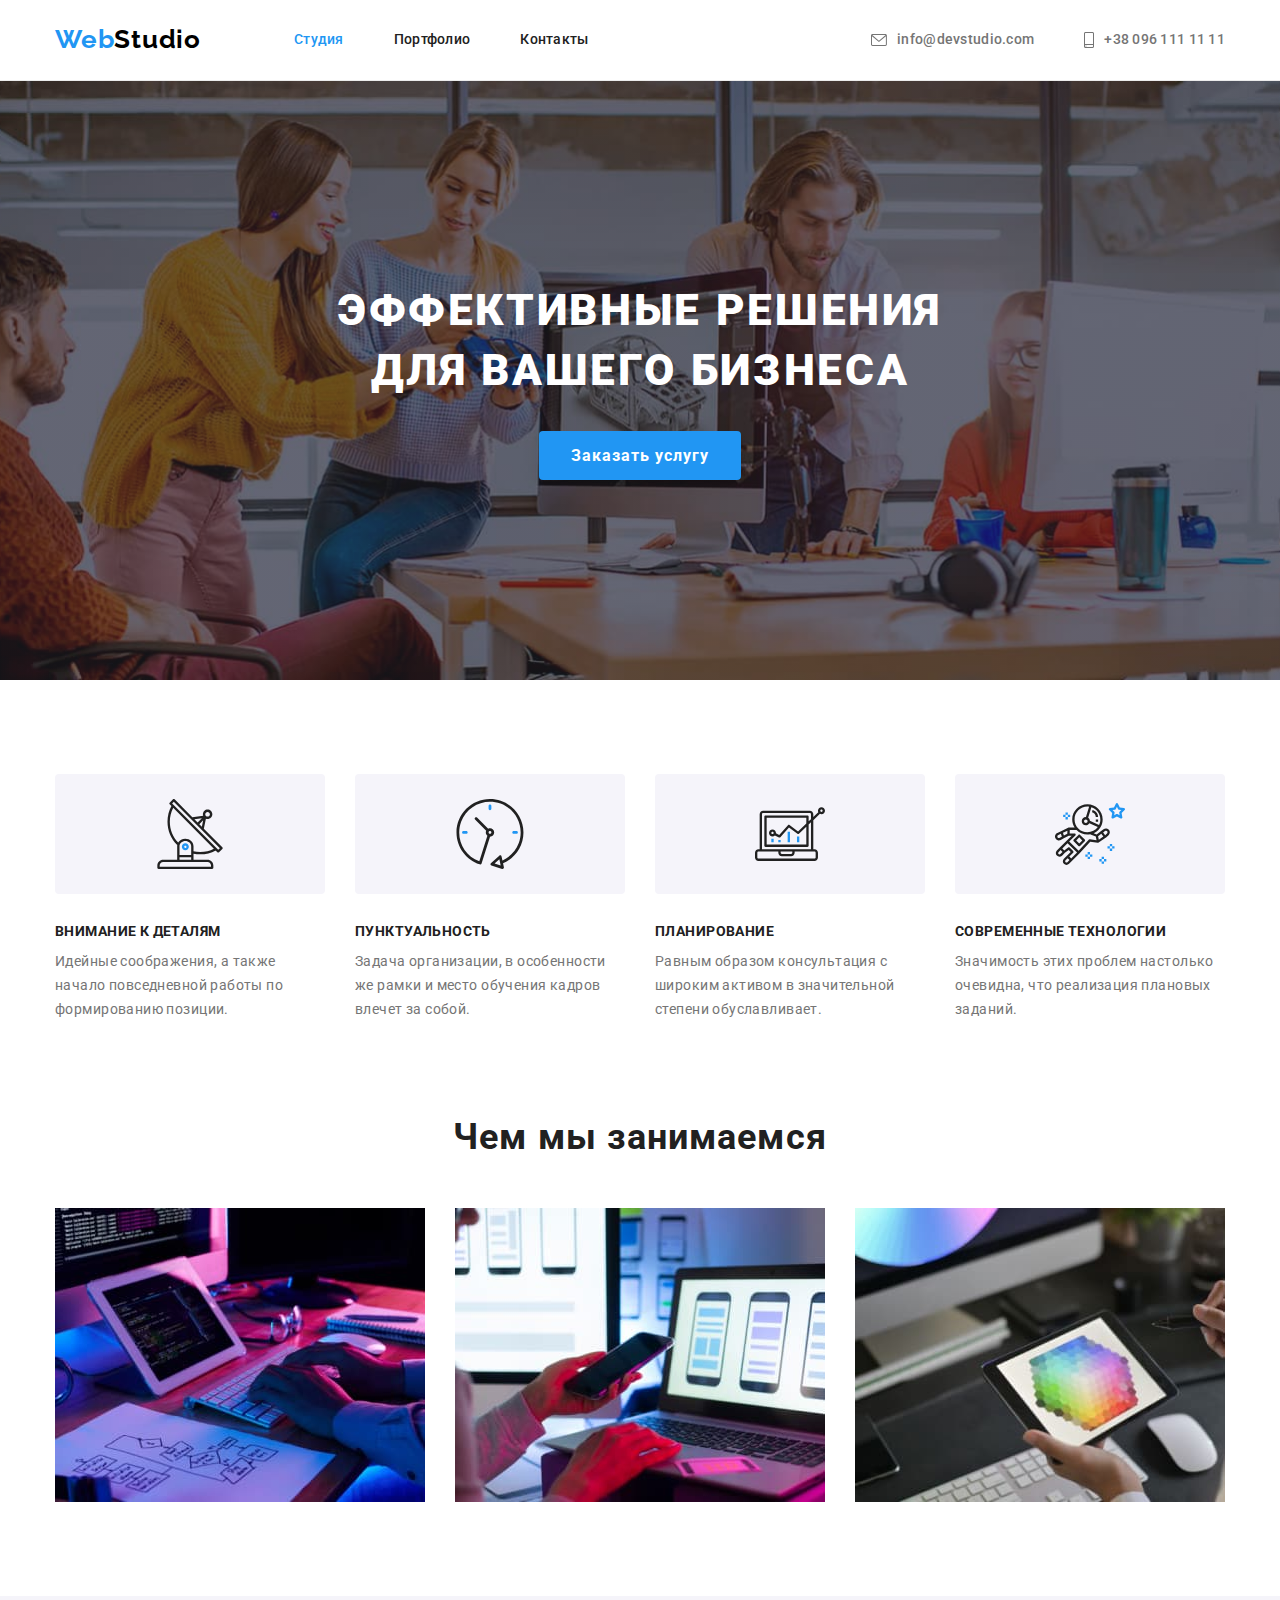
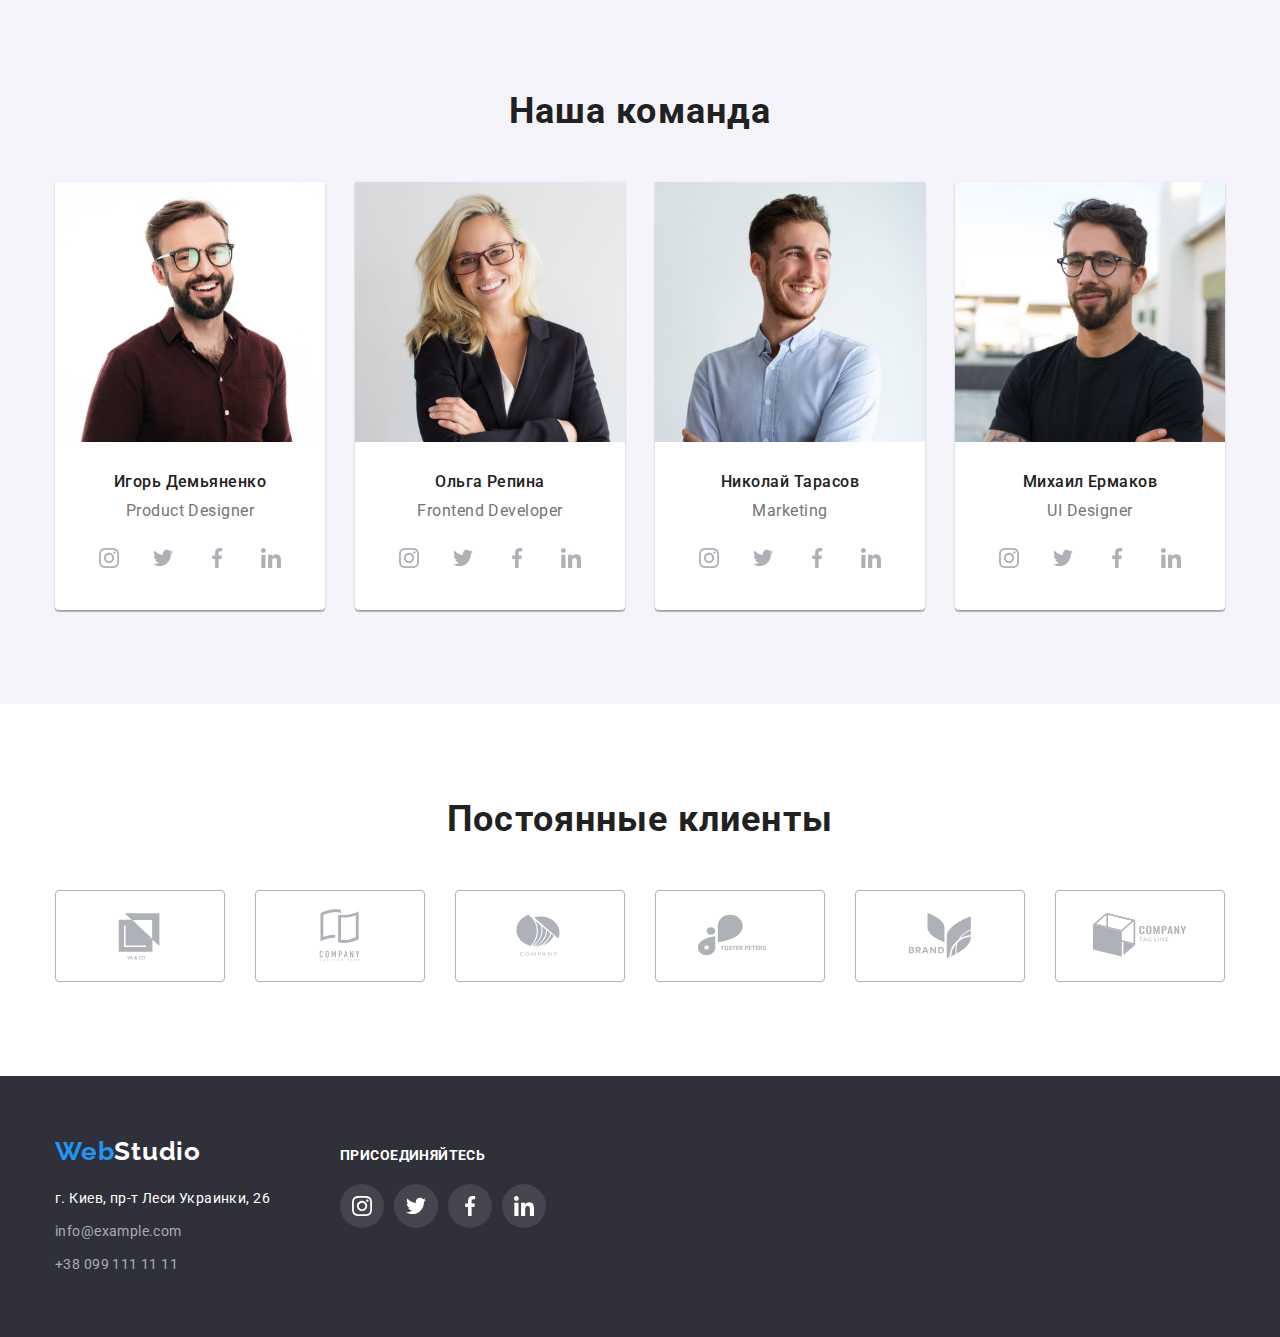
<file: index.html>
<!DOCTYPE html>
<html lang="ru">
<head>
    <meta charset="UTF-8">
    <meta name="viewport" content="width=device-width, initial-scale=1.0">
    <title>WebStudio</title>
    <link rel="preconnect" href="https://fonts.googleapis.com">
    <link rel="preconnect" href="https://fonts.gstatic.com" crossorigin>
    <link href="https://fonts.googleapis.com/css2?family=Raleway:wght@700&family=Roboto:wght@400;500;700;900&display=swap"
        rel="stylesheet">
    <link rel="stylesheet" href="https://cdnjs.cloudflare.com/ajax/libs/modern-normalize/1.1.0/modern-normalize.min.css">
    <link rel="stylesheet" href="./css/styles.css" rel="stylesheet">
</head>
<body>
    <header class="header">
        <div class="container header-container">
            <nav class="site-navigation">
                <a class="logo-header logo link" href="/" lang="en">Web<span class="logo-dark">Studio</span></a>
                <ul class="navigation-list list">
                    <li class="navigation-list-item"><a class="navigation-list-link current link" href="./index.html">Студия</a></li>
                    <li class="navigation-list-item"><a class="navigation-list-link link" href="./portfolio.html">Портфолио</a></li>
                    <li class="navigation-list-item"><a class="navigation-list-link link" href="">Контакты</a></li>
                </ul>
            </nav>
            <ul class="header-contact-list list">
                <li class="header-contact-list-item"><a class="header-contact-list-link link" href="mailto:info@devstudio.com">
                    <svg class="header-contact-list-icon" width="16" height="12">
                        <use href="./images/sprite.svg#letter"></use>
                    </svg>
                    info@devstudio.com</a></li>
                <li class="header-contact-list-item"><a class="header-contact-list-link link" href="tel:+380961111111">
                    <svg class="header-contact-list-icon" width="10" height="16">
                        <use href="./images/sprite.svg#smartphone"></use>
                    </svg>
                    +38 096 111 11 11</a></li>
            </ul>
        </div>
    </header>
    <main>
        <section class="hero">
            <div class="container"><h1 class="hero-title">Эффективные решения для вашего бизнеса</h1>
            <button class="hero-button" type="button">Заказать услугу</button>
        </div>
        </section>
        <section class="section">
            <div class="container">
                <h2 class="visually-hidden">Наши преимущества</h2>
                <ul class="advantages-list list">
                    <li class="advantages-item">
                        <div class="advantages-list-box">
                            <svg class="advantages-list-icon" width="70" height="70">
                                <use href="./images/sprite.svg#antenna"></use>
                            </svg>
                        </div>
                        <h3 class="advantage-title">Внимание к деталям</h3>
                        <p class="advantage-description">Идейные соображения, а также начало повседневной работы по формированию
                            позиции.</p>
                    </li>
                    <li class="advantages-item">
                        <div class="advantages-list-box">
                            <svg class="advantages-list-icon" width="70" height="70">
                                <use href="./images/sprite.svg#clock"></use>
                            </svg>
                        </div>
                        <h3 class="advantage-title">Пунктуальность</h3>
                        <p class="advantage-description">Задача организации, в особенности же рамки и место обучения кадров влечет за
                            собой.</p>
                    </li>
                    <li class="advantages-item">
                        <div class="advantages-list-box">
                            <svg class="advantages-list-icon" width="70" height="70">
                                <use href="./images/sprite.svg#diagram"></use>
                            </svg>
                        </div>
                        <h3 class="advantage-title">Планирование</h3>
                        <p class="advantage-description">Равным образом консультация с широким активом в значительной степени
                            обуславливает.</p>
                    </li>
                    <li class="advantages-item">
                        <div class="advantages-list-box">
                            <svg class="advantages-list-icon" width="70" height="70">
                                <use href="./images/sprite.svg#astronaut"></use>
                            </svg>
                        </div>
                        <h3 class="advantage-title">Современные технологии</h3>
                        <p class="advantage-description">Значимость этих проблем настолько очевидна, что реализация плановых заданий.
                        </p>
                    </li>
                </ul>
            </div>
        </section>
        <section class="section work">
            <div class="container">
                <h2 class="work-title">Чем мы занимаемся</h2>
                <ul class="work-list list">
                    <li class="work-list-item"><img src="./images/main_page/work_1.jpg" alt="програмист работает за компьютером" width="370" height="294"></li>
                    <li class="work-list-item"><img src="./images/main_page/work_2.jpg" alt="дизайнер создаёт мобильное приложение" width="370" height="294"></li>
                    <li class="work-list-item"><img src="./images/main_page/work_3.jpg" alt="веб-дизайнер выбирает цвет на планшете" width="370" height="294"></li>
                </ul>
            </div>
        </section>
        <section class="section our-team">
            <div class="container">
                <h2 class="our-team-title">Наша команда</h2>
                <ul class="team-members-list list">
                    <li class="team-member-card">
                        <img src="./images/main_page/igor_demjanenko.jpg" alt="Игорь Демьяненко" width="270" height="260">
                        <div class="team-member-card-bottom">
                            <h3 class="team-member">Игорь Демьяненко</h3>
                            <p class="team-member-position" lang="en">Product Designer</p>
                            <ul class="team-member-accounts-list">
                                <li class="team-member-accounts-list-item social-item"><a class="team-member-accounts-list-link social-icon" href="">
                                    <svg class="team-member-accounts-list-icon" width="20" height="20">
                                        <use href="./images/sprite.svg#instagram"></use>
                                    </svg>
                                </a></li>
                                <li class="team-member-accounts-list-item social-item"><a class="team-member-accounts-list-link social-icon" href="">
                                        <svg class="team-member-accounts-list-icon" width="20" height="20">
                                            <use href="./images/sprite.svg#twitter"></use>
                                        </svg>
                                    </a></li>
                                <li class="team-member-accounts-list-item social-item"><a class="team-member-accounts-list-link social-icon" href="">
                                        <svg class="team-member-accounts-list-icon" width="20" height="20">
                                            <use href="./images/sprite.svg#facebook"></use>
                                        </svg>
                                    </a></li>
                                <li class="team-member-accounts-list-item social-item"><a class="team-member-accounts-list-link social-icon" href="">
                                        <svg class="team-member-accounts-list-icon" width="20" height="20">
                                            <use href="./images/sprite.svg#linkedin"></use>
                                        </svg>
                                    </a></li>
                            </ul>
                        </div>
                    </li>
                    <li class="team-member-card">
                        <img src="./images/main_page/olga_repina.jpg" alt="Ольга Репина" width="270" height="260">
                        <div class="team-member-card-bottom">
                            <h3 class="team-member">Ольга Репина</h3>
                            <p class="team-member-position" lang="en">Frontend Developer</p>
                            <ul class="team-member-accounts-list">
                                <li class="team-member-accounts-list-item social-item"><a class="team-member-accounts-list-link social-icon" href="">
                                        <svg class="team-member-accounts-list-icon" width="20" height="20">
                                            <use href="./images/sprite.svg#instagram"></use>
                                        </svg>
                                    </a></li>
                                <li class="team-member-accounts-list-item social-item"><a class="team-member-accounts-list-link social-icon" href="">
                                        <svg class="team-member-accounts-list-icon" width="20" height="20">
                                            <use href="./images/sprite.svg#twitter"></use>
                                        </svg>
                                    </a></li>
                                <li class="team-member-accounts-list-item social-item"><a class="team-member-accounts-list-link social-icon" href="">
                                        <svg class="team-member-accounts-list-icon" width="20" height="20">
                                            <use href="./images/sprite.svg#facebook"></use>
                                        </svg>
                                    </a></li>
                                <li class="team-member-accounts-list-item social-item"><a class="team-member-accounts-list-link social-icon" href="">
                                        <svg class="team-member-accounts-list-icon" width="20" height="20">
                                            <use href="./images/sprite.svg#linkedin"></use>
                                        </svg>
                                    </a></li>
                            </ul>
                        </div>
                    </li>
                    <li class="team-member-card">
                        <img src="./images/main_page/nikolai_tarasov.jpg" alt="Николай Тарасов" width="270" height="260">
                        <div class="team-member-card-bottom">
                            <h3 class="team-member">Николай Тарасов</h3>
                            <p class="team-member-position" lang="en">Marketing</p>
                            <ul class="team-member-accounts-list">
                                <li class="team-member-accounts-list-item social-item"><a class="team-member-accounts-list-link social-icon" href="">
                                        <svg class="team-member-accounts-list-icon" width="20" height="20">
                                            <use href="./images/sprite.svg#instagram"></use>
                                        </svg>
                                    </a></li>
                                <li class="team-member-accounts-list-item social-item"><a class="team-member-accounts-list-link social-icon" href="">
                                        <svg class="team-member-accounts-list-icon" width="20" height="20">
                                            <use href="./images/sprite.svg#twitter"></use>
                                        </svg>
                                    </a></li>
                                <li class="team-member-accounts-list-item social-item"><a class="team-member-accounts-list-link social-icon" href="">
                                        <svg class="team-member-accounts-list-icon" width="20" height="20">
                                            <use href="./images/sprite.svg#facebook"></use>
                                        </svg>
                                    </a></li>
                                <li class="team-member-accounts-list-item social-item"><a class="team-member-accounts-list-link social-icon" href="">
                                        <svg class="team-member-accounts-list-icon" width="20" height="20">
                                            <use href="./images/sprite.svg#linkedin"></use>
                                        </svg>
                                    </a></li>
                            </ul>
                        </div>
                    </li>
                    <li class="team-member-card">
                        <img src="./images/main_page/mihail_jermakov.jpg" alt="Михаил Ермаков" width="270" height="260">
                        <div class="team-member-card-bottom">
                            <h3 class="team-member">Михаил Ермаков</h3>
                            <p class="team-member-position" lang="en">UI Designer</p>
                            <ul class="team-member-accounts-list">
                                <li class="team-member-accounts-list-item social-item"><a class="team-member-accounts-list-link social-icon" href="">
                                        <svg class="team-member-accounts-list-icon" width="20" height="20">
                                            <use href="./images/sprite.svg#instagram"></use>
                                        </svg>
                                    </a></li>
                                <li class="team-member-accounts-list-item social-item"><a class="team-member-accounts-list-link social-icon" href="">
                                        <svg class="team-member-accounts-list-icon" width="20" height="20">
                                            <use href="./images/sprite.svg#twitter"></use>
                                        </svg>
                                    </a></li>
                                <li class="team-member-accounts-list-item social-item"><a class="team-member-accounts-list-link social-icon" href="">
                                        <svg class="team-member-accounts-list-icon" width="20" height="20">
                                            <use href="./images/sprite.svg#facebook"></use>
                                        </svg>
                                    </a></li>
                                <li class="team-member-accounts-list-item social-item"><a class="team-member-accounts-list-link social-icon" href="">
                                        <svg class="team-member-accounts-list-icon" width="20" height="20">
                                            <use href="./images/sprite.svg#linkedin"></use>
                                        </svg>
                                    </a></li>
                            </ul>
                        </div>
                    </li>
                </ul>
            </div>
        </section>
        <section class="section">
            <div class="container">
                <h2 class="clients-title">Постоянные клиенты</h2>
                <ul class="clients-list">
                    <li class="clients-list-item">
                        <a href="" class="clients-list-link">
                            <svg class="clients-list-icon" width="106" height="60">
                                <use href="./images/sprite.svg#client_1"></use>
                            </svg>
                        </a>
                    </li>
                    <li class="clients-list-item">
                        <a href="" class="clients-list-link">
                            <svg class="clients-list-icon" width="106" height="60">
                                <use href="./images/sprite.svg#client_2"></use>
                            </svg>
                        </a>
                    </li>
                    <li class="clients-list-item">
                        <a href="" class="clients-list-link">
                            <svg class="clients-list-icon" width="106" height="60">
                                <use href="./images/sprite.svg#client_3"></use>
                            </svg>
                        </a>
                    </li>
                    <li class="clients-list-item">
                        <a href="" class="clients-list-link">
                            <svg class="clients-list-icon" width="106" height="60">
                                <use href="./images/sprite.svg#client_4"></use>
                            </svg>
                        </a>
                    </li>
                    <li class="clients-list-item">
                        <a href="" class="clients-list-link">
                            <svg class="clients-list-icon" width="106" height="60">
                                <use href="./images/sprite.svg#client_5"></use>
                            </svg>
                        </a>
                    </li>
                    <li class="clients-list-item">
                        <a href="" class="clients-list-link">
                            <svg class="clients-list-icon" width="106" height="60">
                                <use href="./images/sprite.svg#client_6"></use>
                            </svg>
                        </a>
                    </li>
                </ul>
            </div>
        </section>
    </main>
    <footer class="footer">
        <div class="container footer-container">
            <div class="footer-address-side">
                <a class="logo-link logo link" href="/" lang="en">Web<span class="logo-light">Studio</span></a>
                <address class="contact-info">
                    <ul class="contact-info-list list">
                        <li class="footer-address"><a class="contact-info-address link" href="https://goo.gl/maps/wHL1C9xRJ9u7i1A47"
                                target="_blank" rel="noopener noreferrer">г. Киев, пр-т Леси Украинки, 26</a></li>
                        <li class="footer-mail"><a class="contact-info-mail link" href="mailto:info@example.com">info@example.com</a>
                        </li>
                        <li><a class="contact-info-phone link" href="tel:+380991111111">+38 099 111 11 11</a></li>
                    </ul>
                </address>
            </div>
            <div class="footer-subscribtion-side">
                <h2 class="footer-social-links-title">присоединяйтесь</h2>
                <ul class="footer-social-links-list">
                    <li class="footer-social-links-item social-item">
                        <a class="footer-social-links-link social-icon" href="">
                            <svg class="footer-social-links-icon" width="20" height="20">
                                <use href="./images/sprite.svg#instagram"></use>
                            </svg>
                        </a>
                    </li>
                    <li class="footer-social-links-item social-item">
                        <a class="footer-social-links-link social-icon" href="">
                            <svg class="footer-social-links-icon" width="20" height="20">
                                <use href="./images/sprite.svg#twitter"></use>
                            </svg>
                        </a>
                    </li>
                    <li class="footer-social-links-item social-item">
                        <a class="footer-social-links-link social-icon" href="">
                            <svg class="footer-social-links-icon" width="20" height="20">
                                <use href="./images/sprite.svg#facebook"></use>
                            </svg>
                        </a>
                    </li>
                    <li class="footer-social-links-item social-item">
                        <a class="footer-social-links-link social-icon" href="">
                            <svg class="footer-social-links-icon" width="20" height="20">
                                <use href="./images/sprite.svg#linkedin"></use>
                            </svg>
                        </a>
                    </li>
                </ul>
            </div>
        </div>
    </footer>
    
</body>
</html>
</file>
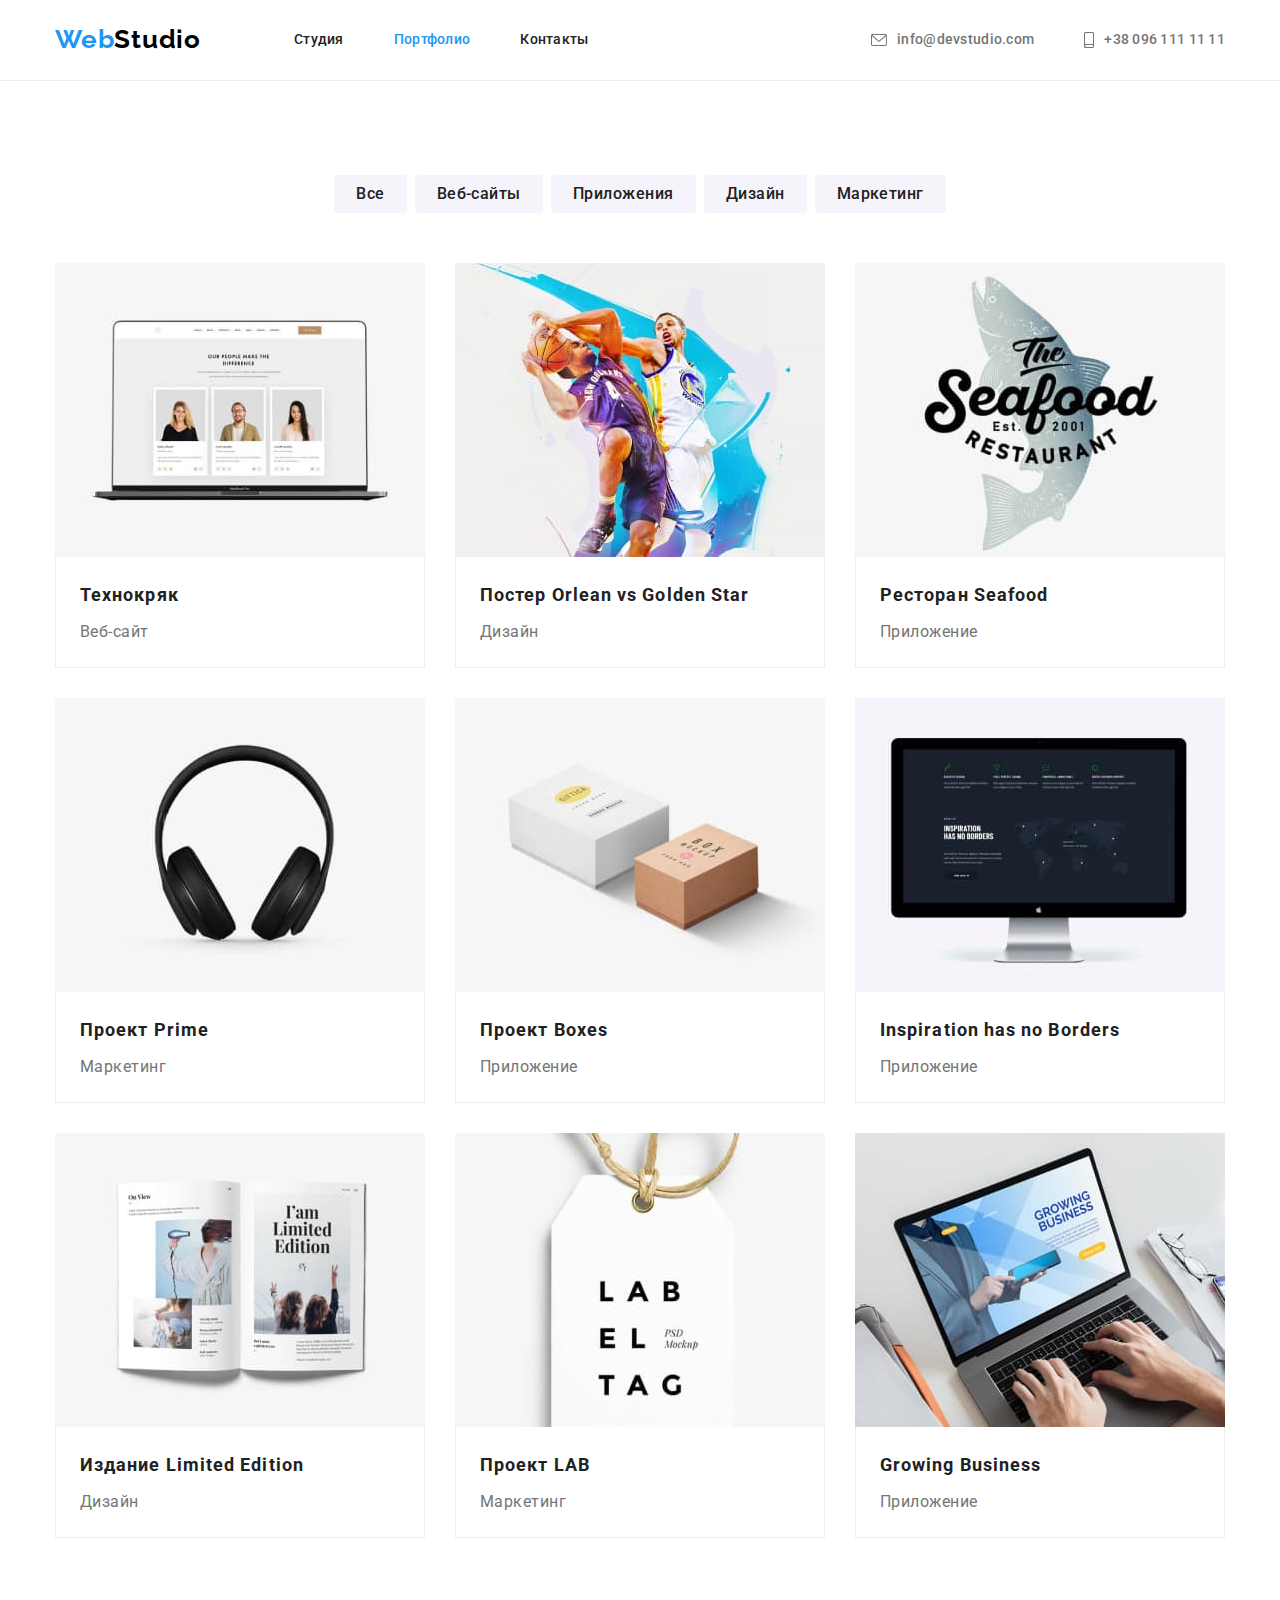
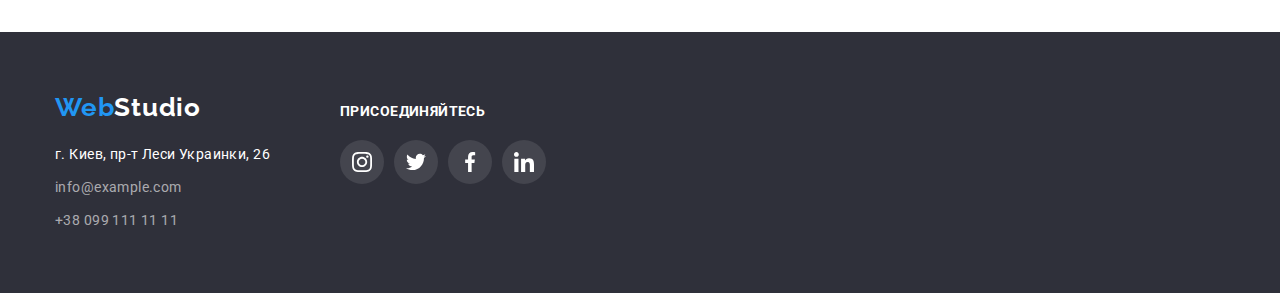
<file: portfolio.html>
<!DOCTYPE html>
<html lang="ru">
<head>
    <meta charset="UTF-8">
    <meta http-equiv="X-UA-Compatible" content="IE=edge">
    <meta name="viewport" content="width=device-width, initial-scale=1.0">
    <title>Портфолио</title>
    <link rel="preconnect" href="https://fonts.googleapis.com">
    <link rel="preconnect" href="https://fonts.gstatic.com" crossorigin>
    <link href="https://fonts.googleapis.com/css2?family=Raleway:wght@700&family=Roboto:wght@400;500;700;900&display=swap"
        rel="stylesheet">
    <link rel="stylesheet" href="https://cdnjs.cloudflare.com/ajax/libs/modern-normalize/1.1.0/modern-normalize.min.css">
    <link rel="stylesheet" href="./css/styles.css" rel="stylesheet">
</head>
<body>
    <header class="header">
        <div class="container header-container">
            <nav class="site-navigation">
                <a class="logo-header logo link" href="/" lang="en">Web<span class="logo-dark">Studio</span></a>
                <ul class="navigation-list list">
                    <li class="navigation-list-item"><a class="navigation-list-link link"
                            href="./index.html">Студия</a></li>
                    <li class="navigation-list-item"><a class="navigation-list-link current link"
                            href="./portfolio.html">Портфолио</a></li>
                    <li class="navigation-list-item"><a class="navigation-list-link link" href="">Контакты</a></li>
                </ul>
            </nav>
            <ul class="header-contact-list list">
                <li class="header-contact-list-item"><a class="header-contact-list-link link"
                        href="mailto:info@devstudio.com">
                        <svg class="header-contact-list-icon" width="16" height="12">
                            <use href="./images/sprite.svg#letter"></use>
                        </svg>
                        info@devstudio.com</a></li>
                <li class="header-contact-list-item"><a class="header-contact-list-link link" href="tel:+380961111111">
                        <svg class="header-contact-list-icon" width="10" height="16">
                            <use href="./images/sprite.svg#smartphone"></use>
                        </svg>
                        +38 096 111 11 11</a></li>
            </ul>
        </div>
    </header>
    <main>
        <section class="section">
            <div class="container">
                <h1 class="visually-hidden">Наши работы</h1>
                <ul class="portfolio-filter list">
                    <li class="portfolio-filter-item"><button class="portfolio-filter-button" type="button">Все</button></li>
                    <li class="portfolio-filter-item"><button class="portfolio-filter-button" type="button">Веб-сайты</button></li>
                    <li class="portfolio-filter-item"><button class="portfolio-filter-button" type="button">Приложения</button></li>
                    <li class="portfolio-filter-item"><button class="portfolio-filter-button" type="button">Дизайн</button></li>
                    <li class="portfolio-filter-item"><button class="portfolio-filter-button" type="button">Маркетинг</button></li>
                </ul>
                <ul class="projects list">
                    <li class="projects-item">
                        <a class="portfolio-card" href="">
                            <img src="./images/portfolio/technokrjak.jpg" alt="главная страница сайта технокряк" width="370" height="294">
                            <div class="portfolio-card-bottom">
                                <h2 class="projects-item-title">Технокряк</h2>
                                <p class="projects-item-class">Веб-сайт</p>
                            </div>
                        </a>
                    </li>
                    <li class="projects-item">
                        <a class="portfolio-card" href="">
                            <img src="./images/portfolio/new_orlean_vs_golden_star.jpg" alt="постер к баскетбольному матчу" width="370"
                                height="294">
                            <div class="portfolio-card-bottom">
                                <h2 class="projects-item-title">Постер <span lang="en">Orlean vs Golden Star</span></h2>
                                <p class="projects-item-class">Дизайн</p>
                            </div>
                        </a>
                    </li>
                    <li class="projects-item">
                        <a class="portfolio-card" href="">
                            <img src="./images/portfolio/seafood_restaurant.jpg" alt="заглавная картинка приложения ресторана морепродуктов"
                                width="370" height="294">
                            <div class="portfolio-card-bottom">
                                <h2 class="projects-item-title">Ресторан <span lang="en">Seafood</span></h2>
                                <p class="projects-item-class">Приложение</p>
                            </div>
                        </a>
                    </li>
                    <li class="projects-item">
                        <a class="portfolio-card" href="">
                            <img src="./images/portfolio/prime_project.jpg" alt="изображение наушников" width="370" height="294">
                            <div class="portfolio-card-bottom">
                                <h2 class="projects-item-title">Проект <span lang="en">Prime</span></h2>
                                <p class="projects-item-class">Маркетинг</p>
                            </div>
                        </a>
                    </li>
                    <li class="projects-item">
                        <a class="portfolio-card" href="">
                            <img src="./images/portfolio/boxes_project.jpg" alt="две коробки на белой поверхности" width="370" height="294">
                            <div class="portfolio-card-bottom">
                                <h2 class="projects-item-title">Проект <span lang="en">Boxes</span></h2>
                                <p class="projects-item-class">Приложение</p>
                            </div>
                        </a>
                    </li>
                    <li class="projects-item">
                        <a class="portfolio-card" href="">
                            <img src="./images/portfolio/inspiration_has_no_borders.jpg" alt="главная страница сайта" width="370" height="294">
                            <div class="portfolio-card-bottom">
                                <h2 class="projects-item-title" lang="en">Inspiration has no Borders</h2>
                                <p class="projects-item-class">Приложение</p>
                            </div>
                        </a>
                    </li>
                    <li class="projects-item">
                        <a class="portfolio-card" href="">
                            <img src="./images/portfolio/limited_edition.jpg" alt="открытый журнал на белой поверхности" width="370" height="294">
                            <div class="portfolio-card-bottom">
                                <h2 class="projects-item-title">Издание <span lang="en">Limited Edition</span></h2>
                                <p class="projects-item-class">Дизайн</p>
                            </div>
                        </a>
                    </li>
                    <li class="projects-item">
                        <a class="portfolio-card" href="">
                            <img src="./images/portfolio/lab_project.jpg" alt="белая этикетка с чёрной надписью" width="370" height="294">
                            <div class="portfolio-card-bottom">
                                <h2 class="projects-item-title">Проект <span lang="en">LAB</span></h2>
                                <p class="projects-item-class">Маркетинг</p>
                            </div>
                        </a>
                    </li>
                    <li class="projects-item">
                        <a class="portfolio-card" href="">
                            <img src="./images/portfolio/growing_business.jpg" alt="человек работает на ноутбуке" width="370" height="294">
                            <div class="portfolio-card-bottom">
                                <h2 class="projects-item-title" lang="en">Growing Business</h2>
                                <p class="projects-item-class">Приложение</p>
                            </div>
                        </a>
                    </li>
                </ul>
            </div>
        </section>
    </main>
    <footer class="footer">
        <div class="container footer-container">
            <div class="footer-address-side">
                <a class="logo-link logo link" href="/" lang="en">Web<span class="logo-light">Studio</span></a>
                <address class="contact-info">
                    <ul class="contact-info-list list">
                        <li class="footer-address"><a class="contact-info-address link"
                                href="https://goo.gl/maps/wHL1C9xRJ9u7i1A47" target="_blank" rel="noopener noreferrer">г.
                                Киев, пр-т Леси Украинки, 26</a></li>
                        <li class="footer-mail"><a class="contact-info-mail link"
                                href="mailto:info@example.com">info@example.com</a>
                        </li>
                        <li><a class="contact-info-phone link" href="tel:+380991111111">+38 099 111 11 11</a></li>
                    </ul>
                </address>
            </div>
            <div class="footer-subscribtion-side">
                <h2 class="footer-social-links-title">присоединяйтесь</h2>
                <ul class="footer-social-links-list">
                    <li class="footer-social-links-item social-item">
                        <a class="footer-social-links-link social-icon" href="">
                            <svg class="footer-social-links-icon" width="20" height="20">
                                <use href="./images/sprite.svg#instagram"></use>
                            </svg>
                        </a>
                    </li>
                    <li class="footer-social-links-item social-item">
                        <a class="footer-social-links-link social-icon" href="">
                            <svg class="footer-social-links-icon" width="20" height="20">
                                <use href="./images/sprite.svg#twitter"></use>
                            </svg>
                        </a>
                    </li>
                    <li class="footer-social-links-item social-item">
                        <a class="footer-social-links-link social-icon" href="">
                            <svg class="footer-social-links-icon" width="20" height="20">
                                <use href="./images/sprite.svg#facebook"></use>
                            </svg>
                        </a>
                    </li>
                    <li class="footer-social-links-item social-item">
                        <a class="footer-social-links-link social-icon" href="">
                            <svg class="footer-social-links-icon" width="20" height="20">
                                <use href="./images/sprite.svg#linkedin"></use>
                            </svg>
                        </a>
                    </li>
                </ul>
            </div>
        </div>
    </footer>
    
</body>
</html>
</file>
<file: css/styles.css>
:root{
    --accent-color: #2196F3;
    --grey-background-color: #2F303A;
    --secondary-accent-color: #188CE8;
    --title-color: #212121;
    --light-background-color: #ffffff;
    --light-grey-background-color: #F5F4FA;
    --text-color: #757575;
    --transparent-white-color: rgba(255, 255, 255, 0.6);
    --dark-logo-black-color: #000000;
    --header-border-color: #ECECEC;
    --portfolio-card-border-color: #EEEEEE;
    --hero_background_color: #C4C4C4;
    --icon-background-color: #AFB1B8;

}

h1, 
h2, 
h3, 
p { 
    margin-top: 0;
    margin-bottom: 0;
}

ul {
    margin-bottom: 0;
    margin-top: 0;
    padding-left: 0;
    list-style: none;
}

img {
    display: block;
    max-width: 100%;
    height: auto;
}

.link {
    text-decoration: none;
}
body {
    font-family: 'Roboto', sans-serif;
    color: var(--text-color)
}
.section {
    padding: 94px 0px;
}
.container {
    width: 1200px;
    padding-left: 15px;
    padding-right: 15px;
    margin-left: auto;
    margin-right: auto;
}
.visually-hidden {
    position: absolute;
    width: 1px;
    height: 1px;
    margin: -1px;
    border: 0;
    padding: 0;
    white-space: nowrap;
    clip-path: inset(100%);
    clip: rect(0 0 0 0);
    overflow: hidden;
}
.social-item {
    width: 44px;
    height: 44px;
}
.social-icon {
    width: 100%;
    height: 100%;
    display: flex;
    align-items: center;
    justify-content: center;
    border-radius: 50%;
}
/* ===========HEADER========= */

.header-container {
    display: flex;
    align-items: center;
}
.site-navigation {
    display: flex;
    align-items: center;
}
.header {
    background-color: var(--light-background-color);
    border-bottom: 1px solid var(--header-border-color);
}
.logo-header {
    padding-top: 24px;
    padding-bottom: 25px;
    margin-right: 93px;
}
.logo {
    font-family: 'Raleway', sans-serif;
    font-weight: 700;
    font-size: 26px;
    line-height: 1.19;
    letter-spacing: 0.03em;
    color: var(--accent-color);
}
.logo-dark {
    color: var(--dark-logo-black-color);
}
.navigation-list,
.header-contact-list {
    display: flex;
    font-weight: 500;
    font-size: 14px;
    line-height: 1.14;
    letter-spacing: 0.02em;
}
.header-contact-list {
    margin-left: auto;
}
.header-contact-list-icon {
    margin-right: 10px;
    fill: currentColor;
}
.header-contact-list-item {
    display: flex;
    align-items: center;
    
}
.navigation-list-item:not(:last-child),
.header-contact-list-item:not(:last-child) {
    margin-right: 50px;
}
.navigation-list {
    color: var(--title-color);
}
.navigation-list-link,
.header-contact-list-link {
    padding-top: 32px;
    padding-bottom: 32px;
}
.navigation-list-link {
    color: var(--title-color);
}
.header-contact-list-link {
    display: flex;
    align-items: center;
    color: inherit;
}
.navigation-list-link.current,
.navigation-list-link:hover,
.navigation-list-link:focus,
.header-contact-list-link:hover,
.header-contact-list-link:focus {
    color: var(--accent-color);
}

/*===========HERO==========*/

.hero {
    max-width: 1600px;
    background-color: var(--hero-background-color);
    background-image: linear-gradient(rgba(47, 48, 58, 0.4), rgba(47, 48, 58, 0.4)), url(../images/main_page/hero_image.jpg);
    background-size: cover;
    background-repeat: no-repeat;
    background-position: center;
    margin-left: auto;
    margin-right: auto;
    padding-top: 200px;
    padding-bottom: 200px;
}
.hero-title {
    width: 696px;
    margin-bottom: 30px;
    margin-left: auto;
    margin-right: auto;

    font-weight: 900;
    font-size: 44px;
    line-height: 1.36;    
    text-align: center;
    letter-spacing: 0.06em;
    text-transform: uppercase;
    color: var(--light-background-color);
}
.hero-button {
    min-width: 200px;
    padding: 10px 32px;
    display: block;
    margin-left: auto;
    margin-right: auto;

    font-family: inherit;
    font-weight: 700;
    font-size: 16px;
    line-height: 1.85;
    text-align: center;
    letter-spacing: 0.06em;

    color: var(--light-background-color);
    background-color: var(--accent-color);
    border: none;
    box-shadow: 0px 4px 4px rgba(0, 0, 0, 0.15);
    border-radius: 4px;
    cursor: pointer;
}
.hero-button:hover,
.hero-button:focus {
    background-color: var(--secondary-accent-color);
}

/*===========ADVANTAGES SECTION=========*/

.advantages-list {
    display: flex;
    flex-wrap: wrap;
}
.advantages-item {
    flex-basis: calc((100% - 90px) / 4); 
}
.advantages-item:not(:last-child) {
    margin-right: 30px;
}
.advantages-list-box {
    display: flex;
    align-items: center;
    justify-content: center;
    background-color: var(--light-grey-background-color);
    border-radius: 4px;
    width: 100%;
    height: 120px;
    margin-bottom: 30px;
} 
.advantage-title {
    margin-bottom: 10px;

    font-weight: 700;
    font-size: 14px;
    line-height: 1.14;
    letter-spacing: 0.03em;
    text-transform: uppercase;
    color: var(--title-color);
}
.advantage-description {
    font-size: 14px;
    line-height: 1.71;
    letter-spacing: 0.03em;
}

/*===========OUR WORK SECTION===========*/

.work{
   padding-top: 0px; 
}
.work-list{
    display: flex;
}
.work-list-item {
    flex-basis: calc((100% - 60px) / 3);
}
.work-list-item:not(:last-child) {
    margin-right: 30px;
}
.work-title,
.our-team-title {
    margin-bottom: 50px;

    font-weight: 700;
    font-size: 36px;
    line-height: 1.17;
    text-align: center;
    letter-spacing: 0.03em;
    color: var(--title-color);
}

/*===============OUR TEAM============*/

.team-members-list {
    display: flex;
    flex-wrap: wrap;
}
.team-member-card:not(:nth-child(4n)) {
    margin-right: 30px;
}
/*если добавятся работники*/
.team-member-card:not(:nth-last-child(-n+4)) {
    margin-bottom: 30px;
}
.team-member-card-bottom {
    padding: 30px 0;
}
.our-team {
    background-color: var(--light-grey-background-color);
}
.team-member-card {
    flex-basis: calc((100% - 90px) / 4);
    background-color: var(--light-background-color);
    box-shadow: 0px 1px 3px rgba(0, 0, 0, 0.12), 0px 1px 1px rgba(0, 0, 0, 0.14), 0px 2px 1px rgba(0, 0, 0, 0.2);
    border-radius: 0px 0px 4px 4px;
}
.team-member,
.team-member-position {
    font-size: 16px;
    line-height: 1.19;
    text-align: center;
    letter-spacing: 0.03em;   
}
.team-member {
    margin-bottom: 10px;

    font-weight: 500;
    color: var(--title-color); 
}
.team-member-accounts-list{
    display: flex;
    justify-content: center;
    align-items: center;
    margin-top: 16px;
}
.team-member-accounts-list-link {
    color: var(--icon-background-color);
    background-color: var(--light-background-color);
}
.team-member-accounts-list-icon {
    fill: currentColor;
}
.team-member-accounts-list-item:not(:last-child) {
    margin-right: 10px;
}
.team-member-accounts-list-link:hover .team-member-accounts-list-icon,
.team-member-accounts-list-link:focus .team-member-accounts-list-icon {
    fill: var(--light-background-color)
}
.team-member-accounts-list-link:hover,
.team-member-accounts-list-link:focus {
    background-color: var(--accent-color);
}

/*=================CLIENTS===============*/

.clients-title {
    margin-bottom: 50px;

    font-weight: 700;
    font-size: 36px;
    line-height: 1.17;
    text-align: center;
    letter-spacing: 0.03em;
    
    color: var(--title-color);
}
.clients-list {
    display: flex;

}
.clients-list-item {
    width: 170px;
    height: 92px;
}
.clients-list-link {
    display: flex;
    justify-content: center;
    align-items: center;
    border: 1px solid var(--icon-background-color);
    border-radius: 4px;
    width: 100%;
    height: 100%;
    color: var(--icon-background-color);
}
.clients-list-item:not(:last-child) {
    margin-right: 30px;
}
.clients-list-icon {
    fill: currentColor;
}
.clients-list-link:hover,
.clients-list-link:focus {
    color: var(--accent-color);
    border: 1px solid var(--accent-color);
}

/*==================FOOTER=============*/

.footer {
    padding-top: 60px;
    padding-bottom: 60px;
}
.logo-link {
    display: block;
    margin-bottom: 20px;
}
.logo-light {
    color: var(--light-background-color);
}
.footer {
    background-color: var(--grey-background-color);
}
.contact-info {
    font-style: normal;
}
.footer-address,
.footer-mail {
    margin-bottom: 9px;
}
.contact-info-mail,
.contact-info-phone,
.contact-info-address {
    font-size: 14px;
    line-height: 1.71;
    letter-spacing: 0.03em;
}
.contact-info-address {
    color: var(--light-background-color);
}
.contact-info-mail,
.contact-info-phone {
    color: var(--transparent-white-color);
}
.contact-info-address:hover,
.contact-info-address:focus,
.contact-info-mail:hover,
.contact-info-mail:focus,
.contact-info-phone:hover,
.contact-info-phone:focus {
    color: var(--accent-color)
}
.footer-social-links-title {
    margin-bottom: 20px;

    font-weight: 700;
    font-size: 14px;
    line-height: 1.14;
    letter-spacing: 0.03em;
    text-transform: uppercase;
    
    color: var(--light-background-color);
}
.footer-social-links-list {
    display: flex;
}
.footer-social-links-link {
    background: rgba(255, 255, 255, 0.1);
    color: var(--light-background-color);
}
.footer-social-links-item:not(:last-child) {
    margin-right: 10px;
}
.footer-social-links-icon {
    fill: currentColor;
}
.footer-social-links-link:hover,
.footer-social-links-link:focus {
    background-color: var(--accent-color);
}
.footer-container {
    display: flex;
    align-items: baseline;
}
.footer-address-side {
    margin-right: 70px;
}

/*=================PORTFOLIO===============*/

.portfolio-filter {
    display: flex;
    justify-content: center;
    margin-bottom: 50px;
}
.portfolio-filter-item:not(:last-child) {
    margin-right: 8px;
}
.portfolio-filter-button {
    border-radius: 4px;
    padding: 6px 22px;

    font-family: inherit;
    font-weight: 500;
    font-size: 16px;
    line-height: 1.63;
    text-align: center;
    letter-spacing: 0.03em;
    color: var(--title-color);
    background-color: var(--light-grey-background-color);
    border: none;
    cursor: pointer;
}
.portfolio-filter-button:hover,
.portfolio-filter-button:focus {
    color: var(--light-background-color);
    background-color: var(--accent-color);
    box-shadow: 0px 3px 1px rgba(0, 0, 0, 0.1), 0px 1px 2px rgba(0, 0, 0, 0.08), 0px 2px 2px rgba(0, 0, 0, 0.12);
}
.projects {
    display: flex;
    flex-wrap: wrap;
}
.projects-item {
    flex-basis: calc((100% - 60px) / 3);
    background-color: var(--light-background-color);
}
.portfolio-card {
    text-decoration: none;
    color: inherit;
    display: block;
}
.portfolio-card:hover,
.portfolio-card:focus {
    box-shadow: 0px 1px 1px rgba(0, 0, 0, 0.12), 0px 4px 4px rgba(0, 0, 0, 0.06), 1px 4px 6px rgba(0, 0, 0, 0.16);
}
.projects-item:not(:nth-child(3n)) {
    margin-right: 30px;
}
.projects-item:not(:nth-last-child(-n+3)) {
    margin-bottom: 30px;
}
.portfolio-card-bottom {
    padding: 20px 24px;
    border: 1px solid var(--portfolio-card-border-color);
    border-top: none;
}
.projects-item-title {
    margin-bottom: 4px;
    font-weight: 700;
    font-size: 18px;
    line-height: 2;
    letter-spacing: 0.06em;
    color: var(--title-color);
}
.projects-item-class {
    font-size: 16px;
    line-height: 1.88;
    letter-spacing: 0.03em;
}
</file>
